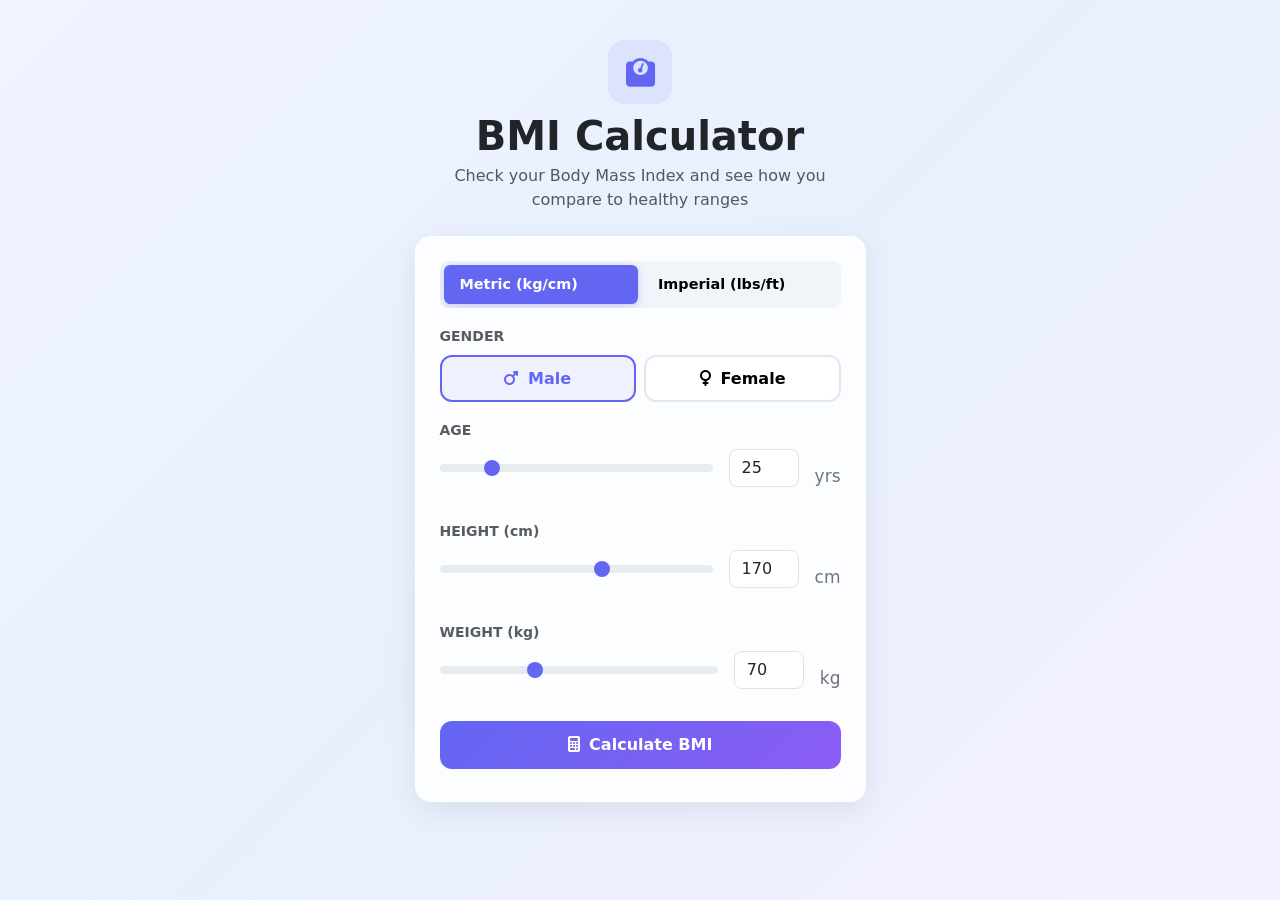
<file: BMI/index.html>
<!doctype html>
<html lang="en">
  <head>
    <meta charset="UTF-8" />
    <meta name="viewport" content="width=device-width, initial-scale=1.0" />
    <title>BMI Calculator</title>

    <meta
      name="description"
      content="Calculate your Body Mass Index and see how you compare to healthy ranges."
    />
    <link
      href="https://cdn.jsdelivr.net/npm/bootstrap@5.3.3/dist/css/bootstrap.min.css"
      rel="stylesheet"
    />
    <link
      href="https://cdnjs.cloudflare.com/ajax/libs/font-awesome/6.5.1/css/all.min.css"
      rel="stylesheet"
    />

    <!---CSS file--->
    <link rel="stylesheet" href="style.css" />
  </head>
  <body>
    <div class="container py-4">
      <div class="row justify-content-center">
        <div class="col-12 col-sm-10 col-md-8 col-lg-6 col-xl-5">
          <div class="text-center mb-4 pt-3">
            <div class="hero-icon mb-2">
              <i class="fa-solid fa-weight-scale"></i>
            </div>
            <h1 class="fw-bold mb-1" style="font-size: 2.5rem">
              BMI Calculator
            </h1>
            <p class="text-muted medium">
              Check your Body Mass Index and see how you <br />
              compare to healthy ranges
            </p>
          </div>

          <!-- Form -->
          <div class="card-glass p-4 mb-3">
            <!-- Units -->
            <div class="mb-3">
              <div class="unit-toggle">
                <button
                  class="unit-toggle active"
                  id="btnMetric"
                  onclick="setUnit('metric')"
                >
                  Metric (kg/cm)
                </button>
                <button
                  class="unit-toggle"
                  id="btnImperial"
                  onclick="setUnit('imperial')"
                >
                  Imperial (lbs/ft)
                </button>
              </div>
            </div>

            <!-- Gender -->
            <label class="form-label fw-semibold small text-muted"
              >GENDER</label
            >
            <div class="d-flex gap-2 mb-3">
              <button
                class="gender-btn active"
                id="btnMale"
                onclick="setGender('male')"
              >
                <i class="fa-solid fa-mars me-1"></i> Male
              </button>
              <button
                class="gender-btn"
                id="btnFemale"
                onclick="setGender('female')"
              >
                <i class="fa-solid fa-venus me-1"></i> Female
              </button>
            </div>
            <!-- Age -->
            <label class="form-label fw-semibold small text-muted">AGE</label>
            <div class="d-flex align-items-center gap-3 mb-3">
              <input
                type="range"
                class="form-range mb-3"
                id="ageSlider"
                min="5"
                max="120"
                value="25"
                oninput="updateAge(this.value)"
              />
              <input
                type="number"
                class="form-control mb-3"
                id="age"
                value="25"
                min="5"
                max="120"
                oninput="document.getElementById('ageSlider').value"
              />
              <span id="ageDisplay">yrs</span>
            </div>
            <!-- Height -->
            <div id="heightMetric">
              <label class="form-label fw-semibold small text-muted"
                >HEIGHT (cm)</label
              >
              <div class="d-flex align-items-center gap-3 mb-3">
                <input
                  type="range"
                  class="form-range mb-3"
                  id="heightRange"
                  min="50"
                  max="250"
                  value="170"
                  oninput="updateHeight(this.value)"
                />
                <input
                  type="number"
                  class="form-control mb-3"
                  id="heightCm"
                  value="170"
                  min="50"
                  max="250"
                />
                <span id="heightDisplay">cm</span>
              </div>
            </div>
            <div id="heightImperial" style="display: none">
              <label class="form-label fw-semibold small text-muted"
                >HEIGHT</label
              >
              <div class="d-flex gap-2 mb-3">
                <div class="flex-fill">
                  <div class="input-group">
                    <input
                      type="number"
                      class="form-control"
                      id="heightFt"
                      value="5"
                      min="1"
                      max="8"
                    />
                    <span class="input-group-text">ft</span>
                  </div>
                </div>
                <div class="flex-fill">
                  <div class="input-group">
                    <input
                      type="number"
                      class="form-control"
                      id="heightIn"
                      value="7"
                      min="0"
                      max="11"
                    />
                    <span class="input-group-text">in</span>
                  </div>
                </div>
              </div>
            </div>

            <!-- Weight -->
            <div id="weightMetric">
              <label class="form-label fw-semibold small text-muted"
                >WEIGHT (kg)</label
              >
              <div class="d-flex align-items-center gap-3 mb-3">
                <input
                  type="range"
                  class="form-range mb-3"
                  id="weightRange"
                  min="30"
                  max="150"
                  value="70"
                  oninput="updateWeight(this.value)"
                />
                <input
                  type="number"
                  class="form-control mb-3"
                  id="weightKg"
                  value="70"
                  min="30"
                  max="150"
                />
                <span id="weightDisplay">kg</span>
              </div>
            </div>

            <div id="weightImperial" style="display: none">
              <label class="form-label fw-semibold small text-muted"
                >WEIGHT (lbs)</label
              >
              <input
                type="number"
                class="form-control mb-3"
                id="weightLbs"
                value="154"
                min="20"
                max="660"
              />
            </div>

            <!-- Buttons -->
            <button class="btn btn-calculate mb-2" onclick="calculateBMI()">
              <i class="fa-solid fa-calculator me-1"></i> Calculate BMI
            </button>
            <button
              class="btn btn-reset"
              id="btnReset"
              style="display: none"
              onclick="resetForm()"
            >
              <i class="fa-solid fa-rotate-left me-1"></i> Reset
            </button>
          </div>

          <!-- Result -->
          <div id="resultSection" style="display: none"></div>
        </div>
      </div>
    </div>
    <script src="./script.js"></script>
  </body>
</html>
</file>
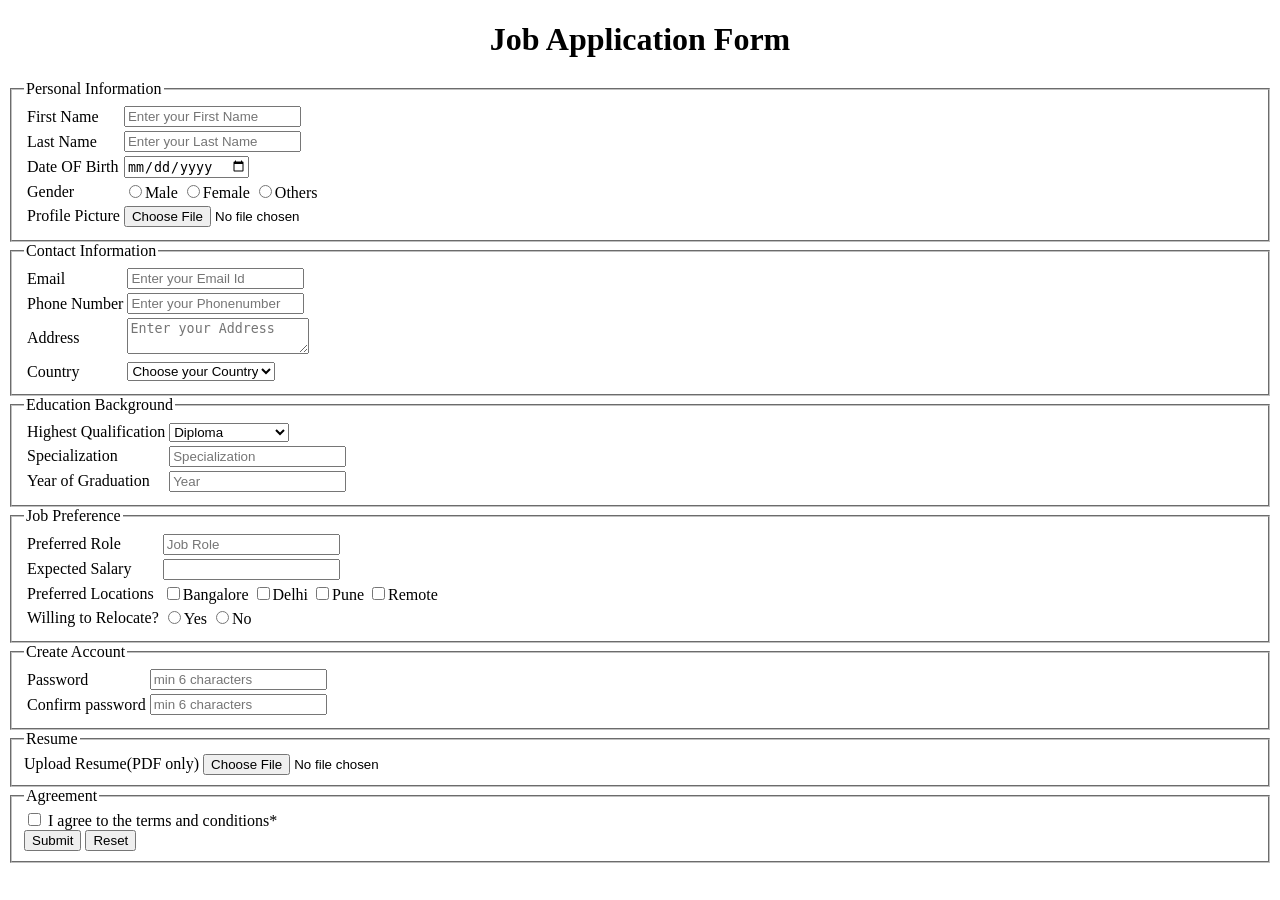
<file: forms.html>
<!doctype html>
<html lang="en">
  <head>
    <meta charset="UTF-8" />
    <meta name="viewport" content="width=device-width, initial-scale=1.0" />
    <title>Job Application Form</title>
  </head>
  <body>
    <center><h1>Job Application Form</h1></center>
    <form onsubmit="alert('Form Submitted Successfully!')" autocomplete="on">
      <fieldset>
        <legend>Personal Information</legend>
        <table>
          <tr>
            <td><label for="firstname">First Name</label></td>
            <td>
              <input
                type="text"
                id="firstname"
                name="firstname"
                placeholder="Enter your First Name"
                required
              />
            </td>
          </tr>
          <tr>
            <td><label for="lastname">Last Name</label></td>
            <td>
              <input
                type="text"
                id="lastname"
                name="lastname"
                placeholder="Enter your Last Name"
                required
              />
            </td>
          </tr>
          <tr>
            <td><label for="dob">Date OF Birth</label></td>
            <td><input type="date" id="dob" name="dob" required /></td>
          </tr>
          <tr>
            <td><label for="Gender">Gender</label></td>
            <td>
              <input type="radio" name="Gender" value="Male" />Male
              <input type="radio" name="Gender" value="Female" />Female
              <input type="radio" name="Gender" value="Others" />Others
            </td>
          </tr>
          <tr>
            <td><label for="Profile">Profile Picture</label></td>
            <td><input type="file" id="Profile" name="profile" /></td>
          </tr>
        </table>
      </fieldset>
      <fieldset>
        <legend>Contact Information</legend>
        <table>
          <tr>
            <td><label for="email">Email</label></td>
            <td>
              <input
                type="email"
                id="email"
                name="email"
                placeholder="Enter your Email Id"
                required
              />
            </td>
          </tr>
          <tr>
            <td><label for="Phonenumber">Phone Number</label></td>
            <td>
              <input
                type="tel"
                id="Phonenumber"
                placeholder="Enter your Phonenumber"
                name="mobile"
                minlength="10"
                maxlength="10"
                required
              />
            </td>
          </tr>
          <tr>
            <td><label for="address">Address</label></td>
            <td>
              <textarea
                name="Address"
                placeholder="Enter your Address"
                id="address"
                rows="2"
                cols="20"
                required
              ></textarea>
            </td>
          </tr>
          <tr>
            <td><label for="country">Country</label></td>
            <td>
              <select name="Country" id="country" required>
                <option value="none">Choose your Country</option>
                <option value="India">India</option>
                <option value="USA">USA</option>
                <option value="Europe">Europe</option>
              </select>
            </td>
          </tr>
        </table>
      </fieldset>
      <fieldset>
        <legend>Education Background</legend>
        <table>
          <tr>
            <td><label for="qualification">Highest Qualification</label></td>
            <td>
              <select name="Qualification" id="qualification">
                <option value="Diploma">Diploma</option>
                <option value="Graduation">Graduation</option>
                <option value="Post-Graduation">Post-Graduation</option>
              </select>
            </td>
          </tr>
          <tr>
            <td><label for="specialization">Specialization</label></td>
            <td>
              <input
                type="text"
                placeholder="Specialization"
                id="specialization"
                required
              />
            </td>
          </tr>
          <tr>
            <td><label for="year">Year of Graduation</label></td>
            <td>
              <input
                type="number"
                name="year"
                id="year"
                placeholder="Year"
                required
              />
            </td>
          </tr>
        </table>
      </fieldset>
      <fieldset>
        <legend>Job Preference</legend>
        <table>
          <tr>
            <td><label for="role">Preferred Role</label></td>
            <td>
              <input type="text" name="role" id="role" placeholder="Job Role" />
            </td>
          </tr>
          <tr>
            <td><label for="salary">Expected Salary</label></td>
            <td><input type="number" name="salary" id="salary" required /></td>
          </tr>
          <tr>
            <td><label for="">Preferred Locations</label></td>
            <td>
              <input
                type="checkbox"
                name="location"
                value="Bangalore"
              />Bangalore
              <input type="checkbox" name="location" value="Delhi" />Delhi
              <input type="checkbox" name="location" value="Pune" />Pune
              <input type="checkbox" name="location" value="Remote" />Remote
            </td>
          </tr>
          <tr>
            <td><label for="">Willing to Relocate?</label></td>
            <td>
              <input type="radio" name="relocate" value="Yes" />Yes
              <input type="radio" name="relocate" value="No" />No
            </td>
          </tr>
        </table>
      </fieldset>
      <fieldset>
        <legend>Create Account</legend>
        <table>
          <tr>
            <td><label for="">Password</label></td>
            <td>
              <input
                type="password"
                name="password"
                required
                placeholder="min 6 characters"
                minlength="6"
              />
            </td>
          </tr>
          <tr>
            <td><label for="">Confirm password</label></td>
            <td>
              <input
                type="password"
                name="confirm_password"
                placeholder="min 6 characters"
                minlength="6"
                required
              />
            </td>
          </tr>
        </table>
      </fieldset>
      <fieldset>
        <legend>Resume</legend>
        <label for="resume">Upload Resume(PDF only)</label>
        <input type="file" name="resume" id="resume" />
      </fieldset>
      <fieldset>
        <legend>Agreement</legend>
        <input type="checkbox" name="agreement" required /> I agree to the terms
        and conditions*
        <br />
        <input type="submit" />
        <input type="reset" />
      </fieldset>
    </form>
  </body>
</html>
</file>
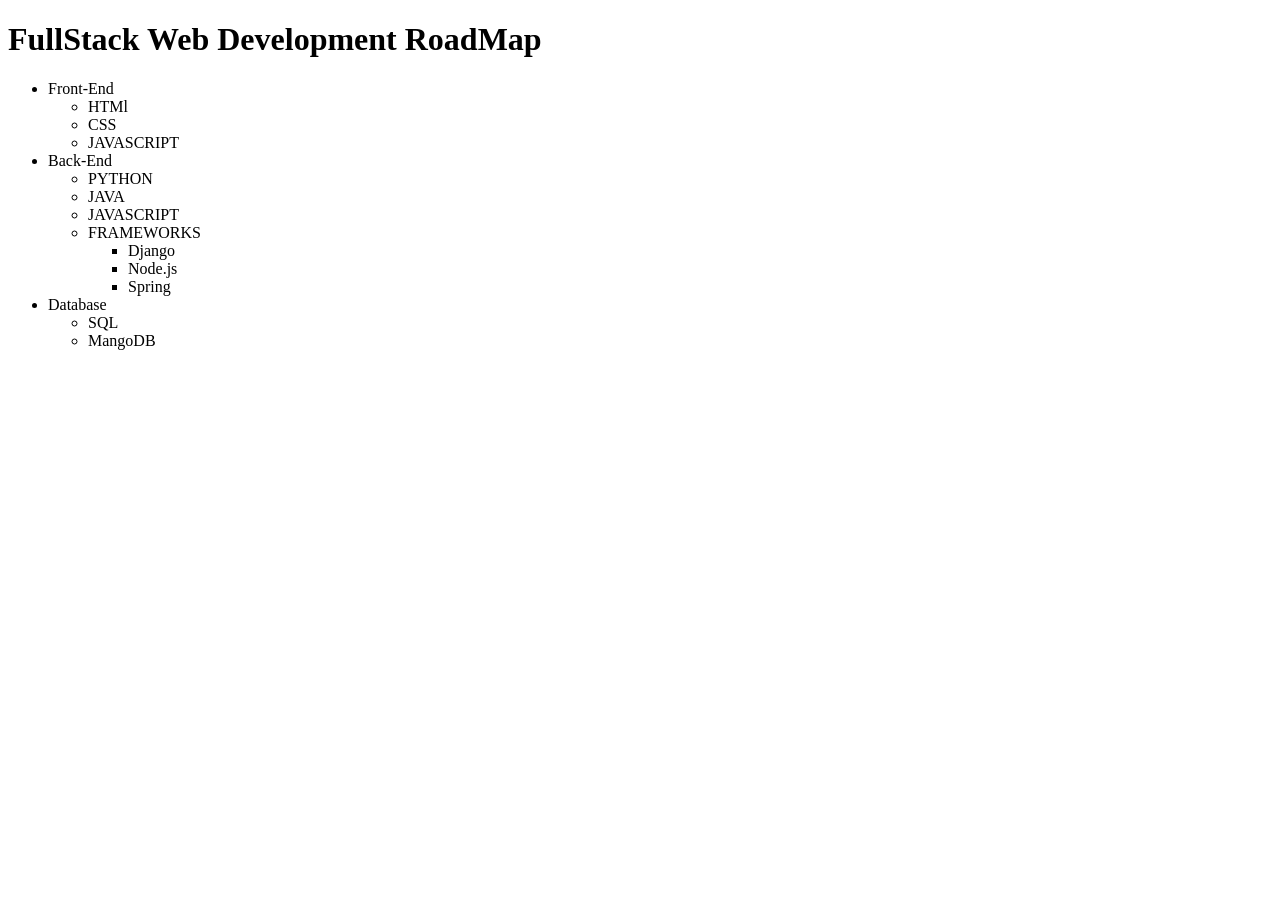
<file: List.html>
<!DOCTYPE html>
<html lang="en">
<head>
    <meta charset="UTF-8">
    <meta name="viewport" content="width=device-width, initial-scale=1.0">
    <title>Road Map</title>
</head>
<body>
    <h1>FullStack Web Development RoadMap</h1>
    <ul>
        <li>Front-End</li>  
        <ul>
            <li>HTMl</li>
            <li>CSS</li>
            <li>JAVASCRIPT</li>
        </ul>
        <li>Back-End</li>
        <ul>
            <li>PYTHON</li>
            <li>JAVA</li>
            <li>JAVASCRIPT</li>
            <li>FRAMEWORKS</li>
            <ul>
                <li>Django</li>
                <li>Node.js</li>
                <li>Spring</li>
            </ul>
        </ul>
        <li>Database</li>
        <ul>
            <li>SQL</li>
            <li>MangoDB</li>
        </ul>
    </ul>
</body>
</html>
</file>
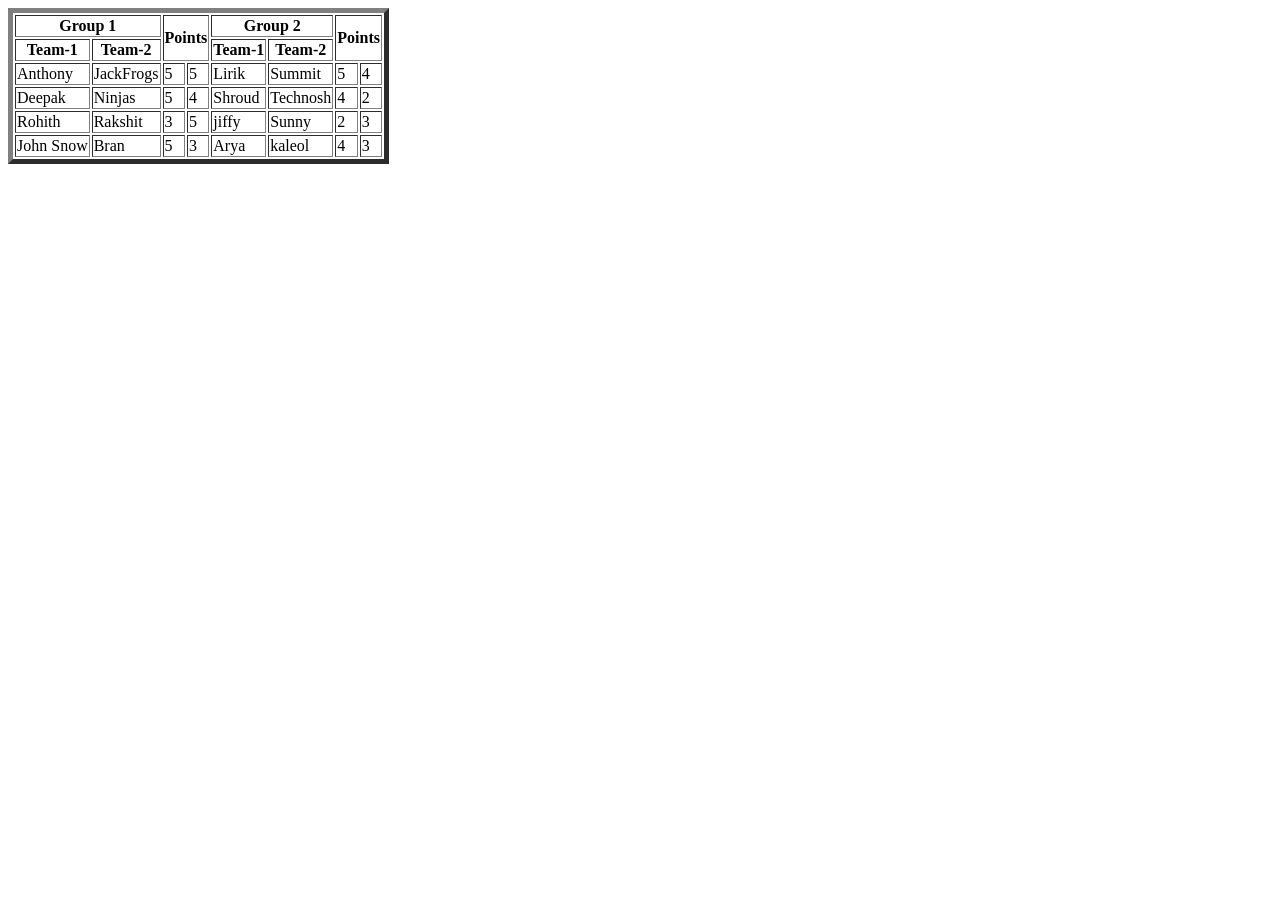
<file: Table1.html>
<!DOCTYPE html>
<html lang="en">
<head>
    <meta charset="UTF-8">
    <meta name="viewport" content="width=device-width, initial-scale=1.0">
    <title>Table</title>
</head>
<body>
    <table border="5">
        <tr>
            <th colspan="2">Group 1</th>
            <th colspan="2" rowspan="2">Points</th>
            <th colspan="2">Group 2</th>
            <th colspan="2"  rowspan="2">Points</th>
        </tr>
        <tr>
            <th>Team-1</th>
            <th>Team-2</th>
            
            <th>Team-1</th>
            <th>Team-2</th>
            
        </tr>
        <tr>
            <td>Anthony</td>
            <td>JackFrogs</td>
            <td>5</td>
            <td>5</td>
            <td>Lirik</td>
            <td>Summit</td>
            <td>5</td>
            <td>4</td>
        </tr>
        <tr><td>Deepak</td>
            <td>Ninjas</td>
            <td>5</td>
            <td>4</td>
            <td>Shroud</td>
            <td>Technosh</td>
            <td>4</td>
            <td>2</td></tr>
        <tr><td>Rohith</td>
            <td>Rakshit</td>
            <td>3</td>
            <td>5</td>
            <td>jiffy</td>
            <td>Sunny</td>
            <td>2</td>
            <td>3</td></tr>
        <tr><td>John Snow</td>
            <td>Bran</td>
            <td>5</td>
            <td>3</td>
            <td>Arya</td>
            <td>kaleol</td>
            <td>4</td>
            <td>3</td></tr>
    </table>
</body>
</html>
</file>
<file: BMI/style.css>
:root {
      --bmi-underweight: #3b82f6;
      --bmi-normal: #22ab5a;
      --bmi-overweight: #f5a60f;
      --bmi-obese: #dc3232;
    }
    body {
      background: linear-gradient(135deg, #f0f4ff 0%, #e8f0fe 50%, #f5f0ff 100%);
      min-height: 100vh;
      font-family: 'Segoe UI', system-ui, -apple-system, sans-serif;
    }
    .card-glass {
      background: rgba(255,255,255,0.85);
      backdrop-filter: blur(16px);
      border: 1px solid rgba(255,255,255,0.6);
      border-radius: 1rem;
      box-shadow: 0 8px 32px rgba(0,0,0,0.08);
    }
    .hero-icon {
      width: 64px;
      height: 64px;
      border-radius: 1rem;
      background: rgba(99,102,241,0.1);
      display: inline-flex;
      align-items: center;
      justify-content: center;
      font-size: 1.8rem;
      color: #6366f1;
    }
    .gender-btn {
      flex: 1;
      padding: 0.6rem 1rem;
      border: 2px solid #e2e8f0;
      border-radius: 0.75rem;
      background: #fff;
      cursor: pointer;
      transition: all 0.2s;
      font-weight: 600;
    }
    .gender-btn:hover { 
        border-color: #6366f1; 
    }
    .gender-btn.active {
      border-color: #6366f1;
      background: rgba(99,102,241,0.08);
      color: #6366f1;
    }
    .unit-toggle {
    display: flex;       
    background: #f1f5f9;  
    border-radius: 0.5rem;
    overflow: hidden;
    padding: 4px;
    gap: 4px;
    font-weight: 600;
    }
    .unit-toggle button {
    flex: 1;     
    border: none;
    background: transparent;
    font-size: 0.9rem;          
    padding: 0.55rem 1rem;
    border-radius: 0.4rem;
    cursor: pointer;
    transition: all 0.2s;
    }
    .unit-toggle button:hover { 
        border-color: #6366f1; 
    }
    .unit-toggle button.active {
        background: #6366f1;
        color: #fff;
        box-shadow: 0 2px 8px rgba(99,102,241,0.3);
    }
        #heightMetric .form-range,
        #weightMetric .form-range,
        .form-range{
        flex: 3;
    }
    #heightMetric .form-control,
    #weightMetric .form-control,
    #age{
    flex: 1;
    max-width: 70px;
    border-radius: 0.5rem;
    }

    #heightMetric span,
    #weightMetric span,
    #ageDisplay{
    min-width: 20px;
    font-size: 17px;
    color: #6c757d; 
    }
    label{
      font-weight: 700;
    }
    .btn-calculate {
      background: linear-gradient(135deg, #6366f1, #8b5cf6);
      border: none;
      color: #fff;
      font-weight: 700;
      padding: 0.75rem;
      border-radius: 0.75rem;
      width: 100%;
      font-size: 1rem;
      transition: transform 0.2s, box-shadow 0.2s;
    }
    .btn-calculate:hover {
      transform: translateY(-1px);
      box-shadow: 0 6px 20px rgba(99,102,241,0.35);
      color: #fff;
    }
    .btn-reset {
      background: transparent;
      border: 2px solid #e2e8f0;
      font-weight: 600;
      padding: 0.75rem;
      border-radius: 0.75rem;
      width: 100%;
      transition: all 0.2s;
    }
    .btn-reset:hover { border-color: #cbd5e1; }
    .result-section {
      animation: slideUp 0.5s ease-out;
    }
    .bmi-big {
      font-size: 3.5rem;
      font-weight: 900;
      line-height: 1;
    }
    .category-badge {
      display: inline-flex;
      align-items: center;
      gap: 0.4rem;
      padding: 0.35rem 0.8rem;
      border-radius: 2rem;
      font-weight: 700;
      font-size: 0.85rem;
    }
    .info-badge {
      display: inline-flex;
      align-items: center;
      gap: 0.3rem;
      padding: 0.25rem 0.65rem;
      border-radius: 2rem;
      background: #f1f5f9;
      font-size: 0.8rem;
      color: #64748b;
      font-weight: 500;
    }
    .gauge-bar {
      height: 14px;
      border-radius: 7px;
       background: linear-gradient(
          90deg,
          #3b82f6  0%,    #3b82f6  28.3%,
          #22ab5a  28.3%, #22ab5a  50%,
          #f5a60f  50%,   #f5a60f  66.7%,
          #dc3232  66.7%, #dc3232  100%
        );
      position: relative;
      overflow: visible;
    }
    .gauge-needle {
      position: absolute;
      top: 50%;
      width: 5px;
      height: 32px;
      background: #1e293b;
      border-radius: 3px;
      transition: left 0.8s cubic-bezier(0.34, 1.56, 0.64, 1);
      transform: translateY(-50%, -50%);
      box-shadow: 0 0 4px rgba(0,0,0,0.4);
      z-index: 10;
    }
    .gauge-labels {
      display: flex;
      justify-content: space-between;
      font-size: 0.7rem;
      color: #94a3b8;
      font-weight: 600;
      margin-top: 8px;
    }
    .gauge-wrapper{
     position: relative;
        margin: 1.5rem 0 0.25rem;
        padding: 12px 0;
    }
    .range-bar-container {
      margin-bottom: 0.5rem;
    }
    .range-label {
      display: flex;
      justify-content: space-between;
      font-size: 0.95rem;
      margin-bottom: 0.3rem;
      font-weight: 600;
    }
    .range-label span:last-child {
      font-size: 0.9rem;
   }
   .range-track {
        height: 10px;
        border-radius: 5px;
        background: #e2e8f0;
        overflow: hidden;
      }
      .range-fill {
        height: 100%;
        border-radius: 5px;
      }

    .range-bar {
      height: 8px;
      border-radius: 4px;
      position: relative;
    }
    .tip-card {
      background: #f0fdf4;
      border: 1px solid #bbf7d0;
      border-radius: 0.75rem;
      padding: 1rem;
    }
    .tip-card.warning {
      background: #fffbeb;
      border-color: #fde68a;
    }
    .tip-card.danger {
      background: #fef2f2;
      border-color: #fecaca;
    }
    .tip-card.info {
      background: #eff6ff;
      border-color: #bfdbfe;
    }
    .form-range::-webkit-slider-thumb { background: #6366f1; }
    .form-range::-moz-range-thumb { background: #6366f1; }
    @keyframes slideUp {
      from { opacity: 0; transform: translateY(20px); }
      to { opacity: 1; transform: translateY(0); }
    }
</file>
